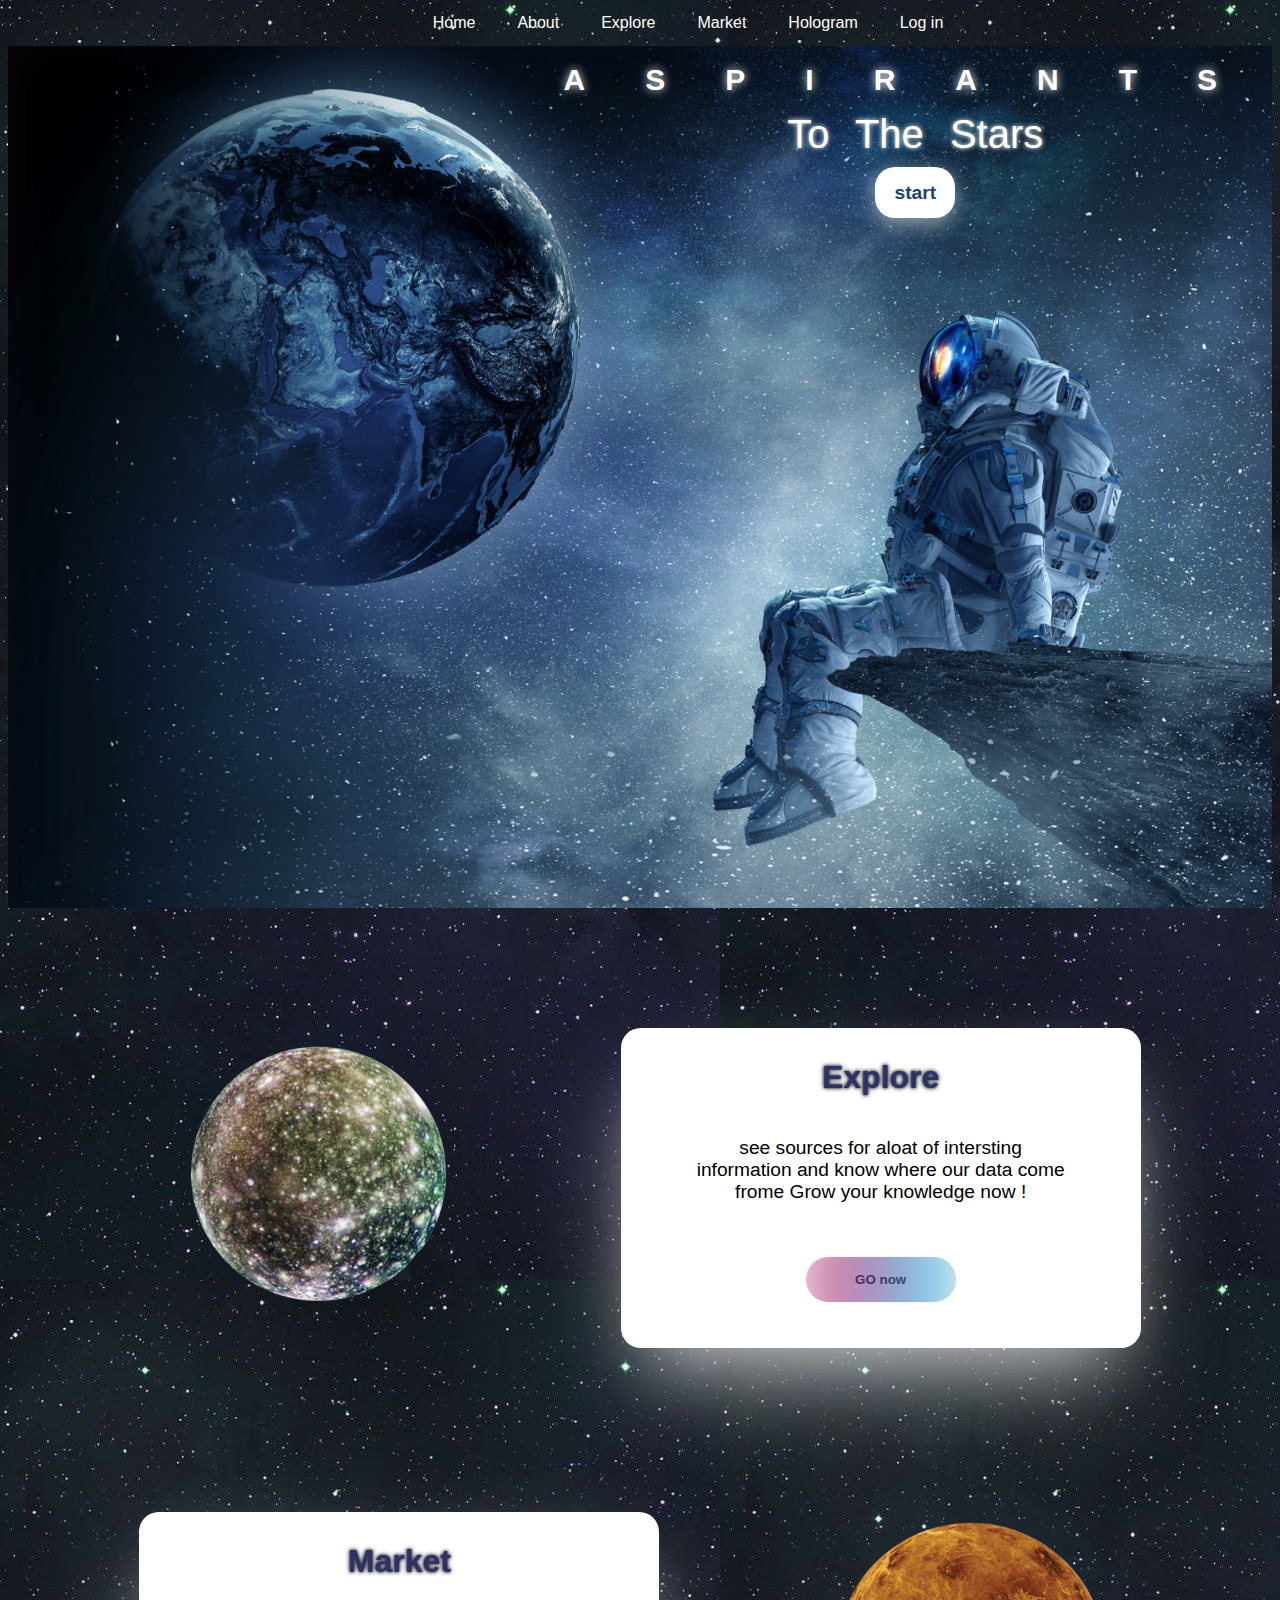
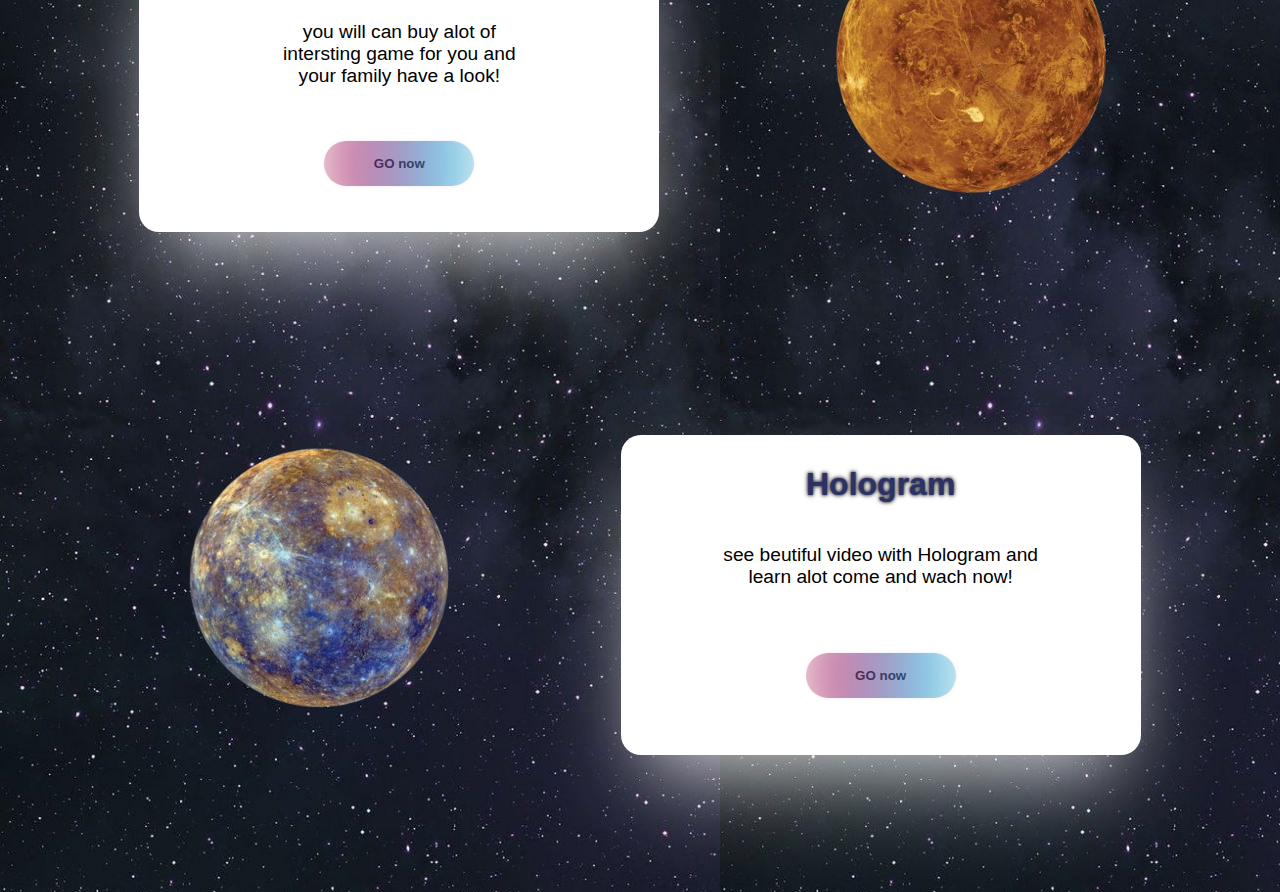
<file: index.html>
<!DOCTYPE html>
<html>
  <head>
    <meta charset="UTF-8" />

    <title>home</title>
    <link rel="stylesheet" href="./css/home.css" />
  </head>
  <body>
    <div class="divo">
      <ul>
        <li><a href="./home.html">Home</a></li>
        <li><a href="#">About</a></li>
        <li><a href="./explore.html">Explore</a></li>
        <li><a href="./market.html">Market</a></li>
        <li><a href="./hologram.html">Hologram</a></li>
        <li><a href="#">Log in</a></li>
      </ul>
     
    </div>

    <div class="start">
      <div class="start-c">
        <div class="name">
          <p>A</p>
          <p>S</p>
          <p>P</p>
          <p>I</p>
          <p>R</p>
          <p>A</p>
          <p>N</p>
          <p>T</p>
          <p>S</p>
        </div>
        <div><p class="text2">To The Stars</p></div>
        <button class="button-35" role="button">start</button>
      </div>
    </div>
    <div class="content">
      <div class="page">
        <img class="floating imgo" src="./img/6050931320709826612-removebg-preview.png" alt="space-image" />
        <div class="page-c">
          <h1 class="title" >Explore</h1>
          <p>
see sources for aloat of intersting <br>information and know where our data come<br> frome Grow your knowledge now !
          </p>
          <button class="button">
           GO now
            <div class="hoverEffect">
              <div></div>
            </div>
          </button>
        </div>
      </div>
      <div class="page">
      
        <div class="page-c">
          <h1 class="title">Market</h1>
          <p>you will can buy alot of <br>intersting game for you and <br>your family have a look!</p>
          <button class="button">
            GO now
            <div class="hoverEffect">
              <div></div>
            </div>
          </button>
         
        </div>
        <img class="floating imgo" src="img/6050931320709826613-removebg-preview.png" alt="" />
      </div>
      <div class="page">
        <img class="floating imgo" src="img/6050931320709826614-removebg-preview.png" alt="" />
        <div class="page-c">
          <h1 class="title">Hologram</h1>
          <p>see beutiful video with Hologram and <br>learn alot come and wach now!</p>
          <button class="button">
            GO now
            <div class="hoverEffect">
              <div></div>
            </div>
          </button>
        </div>
      </div>
    </div>
  </body>
</html>
</file>
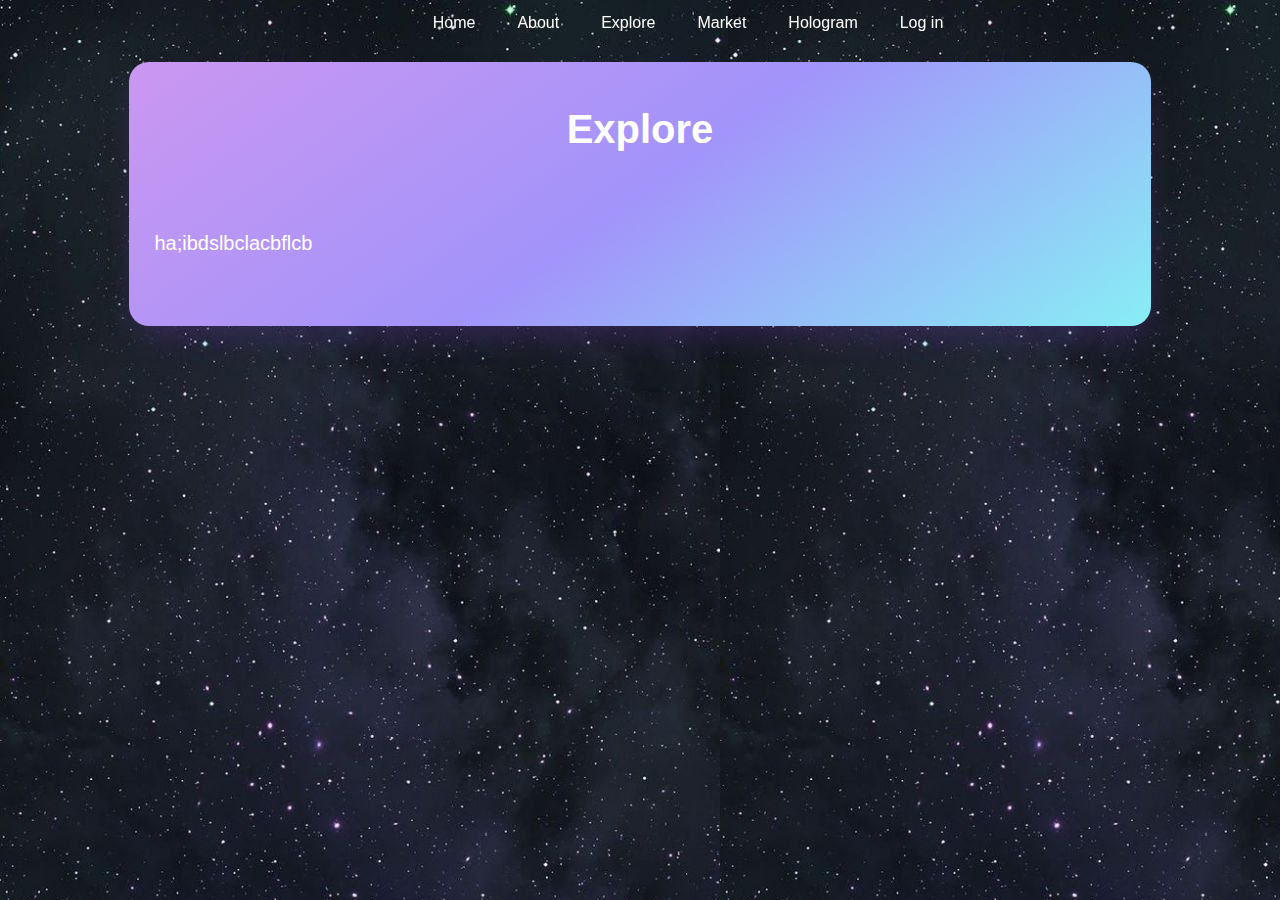
<file: explore.html>
<!DOCTYPE html>
<html>
  <head>
    <meta charset="UTF-8" />

    <title>home</title>
    <link rel="stylesheet" href="./css/home.css" />
    <link rel="stylesheet" href="./css/explore.css" />
  </head>
  <body>
    <div class="divo">
        <ul>
            <li><a href="./home.html">Home</a></li>
            <li><a href="#">About</a></li>
            <li><a href="./explore.html">Explore</a></li>
            <li><a href="./market.html">Market</a></li>
            <li><a href="./hologram.html">Hologram</a></li>
            <li><a href="#">Log in</a></li>
        </ul>
       
      </div>
      <br><br><br>
<div class="source">
      <div class="card">
        <p class="title2">Explore</p>
        <div class="t-content">
    <p>
        ha;ibdslbclacbflcb
    </p>
</div>
    </div>
    </div>
  </body>
</html>
</file>
<file: css/home.css>
body{
    background-image: url("../img/6050931320709826435.jpg");
/* background-color: #030a10; */
font-family:Helvetica, Arial, sans-serif;
}

/* navbar */
ul {
  list-style-type: none;
  margin: 0;
  padding: auto;
  overflow: hidden;
  position: fixed;
  z-index: 2;
  top: 0;
  width: 100%;
  background-image: url("../img/6050931320709826435.jpg");
display: flex;
flex-direction: row;
justify-content: center;
gap:10px;
}

li a {
  display: block;
  color: white;
  text-align: center;
  padding: 14px 16px;
  text-decoration: none;

}

  
  /* end of navbar */
  .start {
/* 
    box-shadow: 
    inset 0px 11px 8px -10px  #030a10,
    inset 0px -50px 8px -50px  #030a10; */
    box-shadow: rgba(50, 50, 93, 0.25) 0px 30px 60px -12px inset, rgba(0, 0, 0, 0.3) 0px 18px 36px -18px inset;
    background-image: url("../img/backiee-111780-landscape.jpg");
    background-repeat: no-repeat;
    background-size: cover;
    height: 100vh;
  
  }
  .start-c{
    display: flex;
    flex-direction: column;
    float: right;
    
  }
  .name{
    margin-top: 50px;
    display: flex;
    flex-direction: row;
    float: right;
    text-align: center;
  }
  .name p{
    color: white;
    font-size: 30px;
    margin: 5px 50px 5px 0px;
    width: min-content;
    height: min-content;
    padding: 0px 5px;
    font-weight: bold;
    text-shadow: 0 0 10px #ffffff;
  }

  .text2{
    color: white;
    font-weight: 500;
    font-size: 40px;
    text-align: center;
    margin: 10px;
    word-spacing: 15px;
    text-shadow: 0 0 5px #ffffff;
  }
  .but{
padding: 0px auto;
  }
/* From Uiverse.io by Wendell47 */ 


/* CSS */
.button-35 {
  align-items: center;
  background-color: #fff;
  border-radius: 20px;
  box-shadow: transparent 0 0 0 3px,rgba(255, 255, 255, 0.521) 0 6px 20px;
  box-sizing: border-box;
  color: #23436e;
  cursor: pointer;
  display: inline-flex;
  flex: 1 1 auto;
  font-family: Inter,sans-serif;
  font-size: 1.2rem;
  font-weight: 700;
  justify-content: center;
  line-height: 1;
  margin:auto;
  outline: none;
  padding: 1rem 1.2rem;
  text-align: center;
  text-decoration: none;
  transition: box-shadow .2s,-webkit-box-shadow .2s;
  white-space: nowrap;
  border: 0;
  user-select: none;
  -webkit-user-select: none;
  touch-action: manipulation;
  width: max-content;
height: max-content;
}

.button-35:hover {
  box-shadow: #121212 0 0 0 3px, transparent 0 0 0 0;
}
.content{
  padding-top: 50px;
}
.page{
  display: flex;
  flex-direction: row;
 
justify-content: space-evenly;
align-items: center;}
.page-c{
  display: flex;
  flex-direction: column;
  padding: 10px;
  background-color: white;
  border-radius: 20px;
  box-shadow: transparent 0 0 0 3px,rgba(255, 255, 255, 0.774) 0 6px 20px;
  margin-bottom: 20px;
  padding: 10px;
  width:500px;
  height: 300px;
  box-shadow: rgba(255, 255, 255, 0.37) 0px 1px 1px 0px inset, rgba(255, 255, 255, 0.543) 0px 50px 100px -20px,rgba(255, 255, 255, 0.511) 0px 30px 60px -30px;
}
.page-c p{
 text-align: center;
 font-size: larger;
 font-weight: 500;
}
.title{
  text-align: center;
  
  font-size: xx-large;
  text-shadow: 0 0 3px #39393b, 0 0 5px #39393b;
  color: #2c3167;
}
/* From Uiverse.io by Wendell47 */ 
.button {
  display: inline-flex;
  align-items: center;
  justify-content: center;
  padding: 15px 30px;
  border: 0;
  position: relative;
  overflow: hidden;
  border-radius: 10rem;
  transition: all 0.02s;
  font-weight: bold;
  cursor: pointer;
  color: rgb(37, 37, 37);
  z-index: 0;
  box-shadow: 0 0px 7px -5px rgba(0, 0, 0, 0.5);
  width: 150px;
  margin: auto;
}

.button:hover {
  background: rgb(193, 228, 248);
  color: rgb(33, 0, 85);
}

.button:active {
  transform: scale(0.97);
}

.hoverEffect {
  position: absolute;
  bottom: 0;
  top: 0;
  left: 0;
  right: 0;
  display: flex;
  align-items: center;
  justify-content: center;
  z-index: 1;
}

.hoverEffect div {
  background: rgb(222, 0, 75);
  background: linear-gradient(
    90deg,
    rgba(222, 0, 75, 1) 0%,
    rgb(85, 66, 154) 49%,
    rgba(0, 212, 255, 1) 100%
  );
  border-radius: 40rem;
  width: 10rem;
  height: 10rem;
  transition: 0.4s;
  filter: blur(20px);
  animation: effect infinite 3s linear;
  opacity: 0.5;
}

.button:hover .hoverEffect div {
  width: 8rem;
  height: 8rem;
}

@keyframes effect {
  0% {
    transform: rotate(0deg);
  }

  100% {
    transform: rotate(360deg);
  }
}

.imgo{
  width: 300px;
  margin: 20px;
}
.floating {  
  animation-name: floating;
  animation-duration: 3s;
  animation-iteration-count: infinite;
  animation-timing-function: ease-in-out;
  margin-left: 30px;
  margin-top: 5px;
}

@keyframes floating {
  0% { transform: translate(0,  0px); }
  50%  { transform: translate(0, 15px); }
  100%   { transform: translate(0, -0px); }    
}
</file>
<file: css/explore.css>
/* From Uiverse.io by adamgiebl */ 
.card {
    margin: auto;
    width: 80%;
    height: 254px;
    border-radius: 20px;
    padding: 5px;
    box-shadow: rgba(151, 65, 252, 0.2) 0 15px 30px -5px;
    background-image: linear-gradient(144deg,#cb97f1, #a294fa 50%,#88eef5);
  }
  
  .card__content {
    background: rgb(5, 6, 45);
    border-radius: 17px;
    width: 100%;
    height: 100%;
  }
  .source{
    justify-content: center;
  }
  .title2{
    color: white;
    text-align: center;
    font-size: 40px;
    font-weight: 600;
  }
  p{
    color: white;
 text-align: start;
 font-size: 20px;
  }
  .t-content{
    padding: 20px;
  }
</file>
